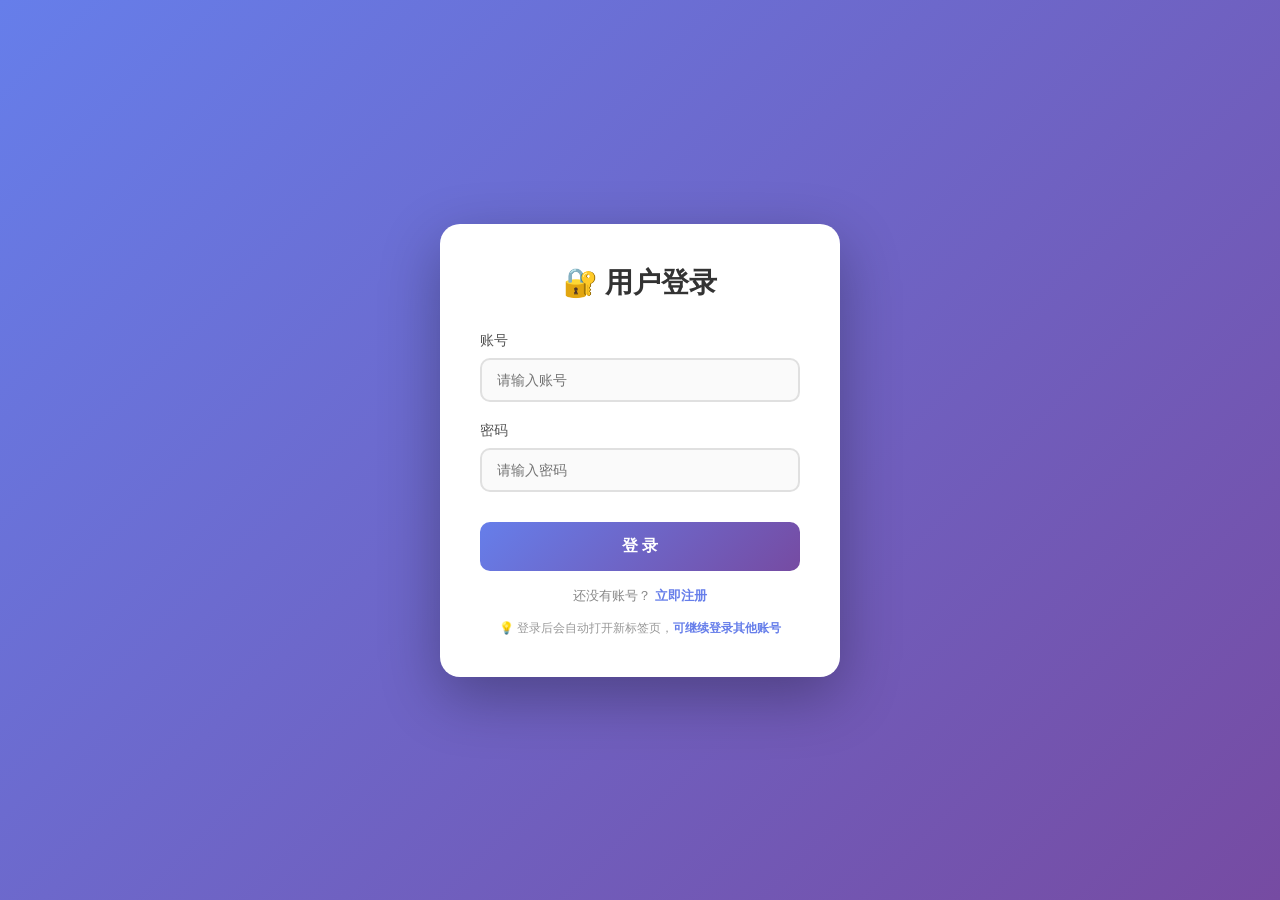
<file: frontend/ddz/templates/index.html>
<!DOCTYPE html>
<html lang="zh-CN">
<head>
    <meta charset="UTF-8">
    <meta name="viewport" content="width=device-width, initial-scale=1.0">
    <title>登录界面</title>
    
    <!-- ============================================ -->
    <!-- CSS 样式 -->
    <!-- 作用：美化登录界面，让页面更好看 -->
    <!-- ============================================ -->
    <style>
        /* 全局样式：清除默认边距，设置字体 */
        * {
            margin: 0;
            padding: 0;
            box-sizing: border-box;
        }
        
        /* 页面背景：渐变紫色，居中显示 */
        body {
            font-family: 'Microsoft YaHei', sans-serif;
            background: linear-gradient(135deg, #667eea 0%, #764ba2 100%);
            min-height: 100vh;
            display: flex;
            justify-content: center;
            align-items: center;
        }
        
        /* 登录卡片：白色背景，圆角，阴影 */
        .container {
            background: white;
            padding: 40px;
            border-radius: 20px;
            box-shadow: 0 20px 60px rgba(0,0,0,0.3);
            width: 400px;
            max-width: 90%;
        }
        
        /* 标题样式 */
        h1 {
            text-align: center;
            color: #333;
            margin-bottom: 30px;
            font-size: 28px;
        }
        
        /* 每个输入框的外层容器 */
        .form-group {
            margin-bottom: 20px;
        }
        
        /* 标签文字样式 */
        label {
            display: block;
            margin-bottom: 8px;
            color: #555;
            font-size: 14px;
            font-weight: 500;
        }
        
        /* 输入框样式 */
        input {
            width: 100%;
            padding: 12px 15px;
            border: 2px solid #e0e0e0;
            border-radius: 10px;
            font-size: 14px;
            transition: all 0.3s;
            background: #fafafa;
        }
        
        /* 输入框聚焦时的样式（点击输入时） */
        input:focus {
            outline: none;
            border-color: #667eea;
            background: white;
            box-shadow: 0 0 0 3px rgba(102, 126, 234, 0.1);
        }
        
        /* 登录按钮样式 */
        .login-btn {
            width: 100%;
            padding: 14px;
            background: linear-gradient(135deg, #667eea 0%, #764ba2 100%);
            color: white;
            border: none;
            border-radius: 10px;
            font-size: 16px;
            font-weight: 600;
            cursor: pointer;
            transition: all 0.3s;
            margin-top: 10px;
        }
        
        /* 鼠标悬停在按钮上的效果 */
        .login-btn:hover {
            transform: translateY(-2px);
            box-shadow: 0 10px 20px rgba(102, 126, 234, 0.3);
        }
        
        /* 按钮点击时的效果 */
        .login-btn:active {
            transform: translateY(0);
        }
        
        /* 消息提示框样式 */
        .message {
            margin-top: 20px;
            padding: 12px;
            border-radius: 10px;
            text-align: center;
            display: none;  /* 默认隐藏 */
            font-size: 14px;
            font-weight: 500;
        }
        
        /* 成功消息：绿色背景 */
        .message.success {
            background: #d4edda;
            color: #155724;
            border: 1px solid #c3e6cb;
            display: block;
        }
        
        /* 错误消息：红色背景 */
        .message.error {
            background: #f8d7da;
            color: #721c24;
            border: 1px solid #f5c6cb;
            display: block;
        }
        
        /* 多账号提示样式 */
        .multi-hint {
            text-align: center;
            margin-top: 15px;
            font-size: 12px;
            color: #999;
        }
        
        .multi-hint span {
            color: #667eea;
            font-weight: 600;
        }
    </style>
</head>
<body>

    <!-- ============================================ -->
    <!-- HTML 结构 -->
    <!-- 作用：定义登录界面的布局 -->
    <!-- ============================================ -->
    <div class="container">
        
        <!-- 标题 -->
        <h1>🔐 用户登录</h1>
        
        <!-- 用户名输入框 -->
        <div class="form-group">
            <label for="username">账号</label>
            <input type="text" id="username" placeholder="请输入账号" autocomplete="username">
        </div>
        
        <!-- 密码输入框 -->
        <div class="form-group">
            <label for="password">密码</label>
            <input type="password" id="password" placeholder="请输入密码" autocomplete="current-password">
        </div>
        
        <!-- 登录按钮 -->
        <button class="login-btn" onclick="login()">登 录</button>
        <!-- 在登录按钮后面添加 -->
        <div style="text-align:center;margin-top:15px;">
           <span style="color:#888;font-size:13px;">还没有账号？</span>
          <a href="/register_page" style="color:#667eea;font-size:13px;text-decoration:none;font-weight:600;">立即注册</a>
        </div>

        
        <!-- 多账号提示 -->
        <div class="multi-hint">
            💡 登录后会自动打开新标签页，<span>可继续登录其他账号</span>
        </div>
        
        <!-- 消息提示区域（默认隐藏，登录后显示） -->
        <div id="message" class="message"></div>
        
    </div>

    <!-- ============================================ -->
    <!-- JavaScript 逻辑 -->
    <!-- 作用：处理登录请求和页面交互 -->
    <!-- ============================================ -->
    <script>
        /**
         * 显示消息提示
         * @param {string} text - 要显示的文字
         * @param {boolean} isSuccess - 是否是成功消息（true=绿色，false=红色）
         */
        function showMessage(text, isSuccess) {
            const msg = document.getElementById('message');
            msg.textContent = text;           // 设置消息文字
            msg.className = 'message';        // 重置样式
            msg.classList.add(isSuccess ? 'success' : 'error');  // 添加成功或失败样式
            msg.style.display = 'block';      // 显示消息框
        }
        
        /**
         * 登录函数
         * 作用：获取输入的用户名和密码，发送到后端验证
         */
        function login() {
            // 获取输入框的值，并去除首尾空格
            const username = document.getElementById('username').value.trim();
            const password = document.getElementById('password').value;
            
            // 检查是否为空
            if (!username || !password) {
                showMessage('请输入账号和密码！', false);
                return;  // 停止执行
            }
            
            // 使用 fetch API 向后端发送登录请求
            fetch('/login', {
                method: 'POST',                          // 使用POST方法
                headers: {
                    'Content-Type': 'application/json'   // 告诉后端发送的是JSON数据
                },
                body: JSON.stringify({                   // 把数据转换成JSON格式
                    username: username,
                    password: password
                })
            })
            .then(response => response.json())           // 解析后端返回的JSON数据
            .then(data => {
                // 显示后端返回的消息
                showMessage(data.message, data.success);
                
                // 如果登录成功
                if (data.success) {
                    // 延迟0.5秒后在新标签页打开导航页
                    setTimeout(function() {
                        // 在新标签页打开导航页（不关闭当前登录页）
                        window.open('/nav', '_blank');
                        
                        // 清空输入框，方便继续登录其他账号
                        document.getElementById('username').value = '';
                        document.getElementById('password').value = '';
                        
                        // 隐藏消息提示
                        document.getElementById('message').style.display = 'none';
                        
                        // 显示提示信息
                        showMessage('✅ 登录成功！已在新标签页打开，可以继续登录其他账号', true);
                    }, 500);
                }
            })
            .catch(error => {
                // 如果网络出错，显示错误提示
                showMessage('网络错误，请稍后重试！', false);
            });
        }
        
        /**
         * 回车键支持
         * 作用：在输入框中按回车键，自动触发登录
         */
        document.addEventListener('keypress', function(event) {
            if (event.key === 'Enter') {
                login();  // 按回车键时调用登录函数
            }
        });
    </script>
</body>
</html>
</file>
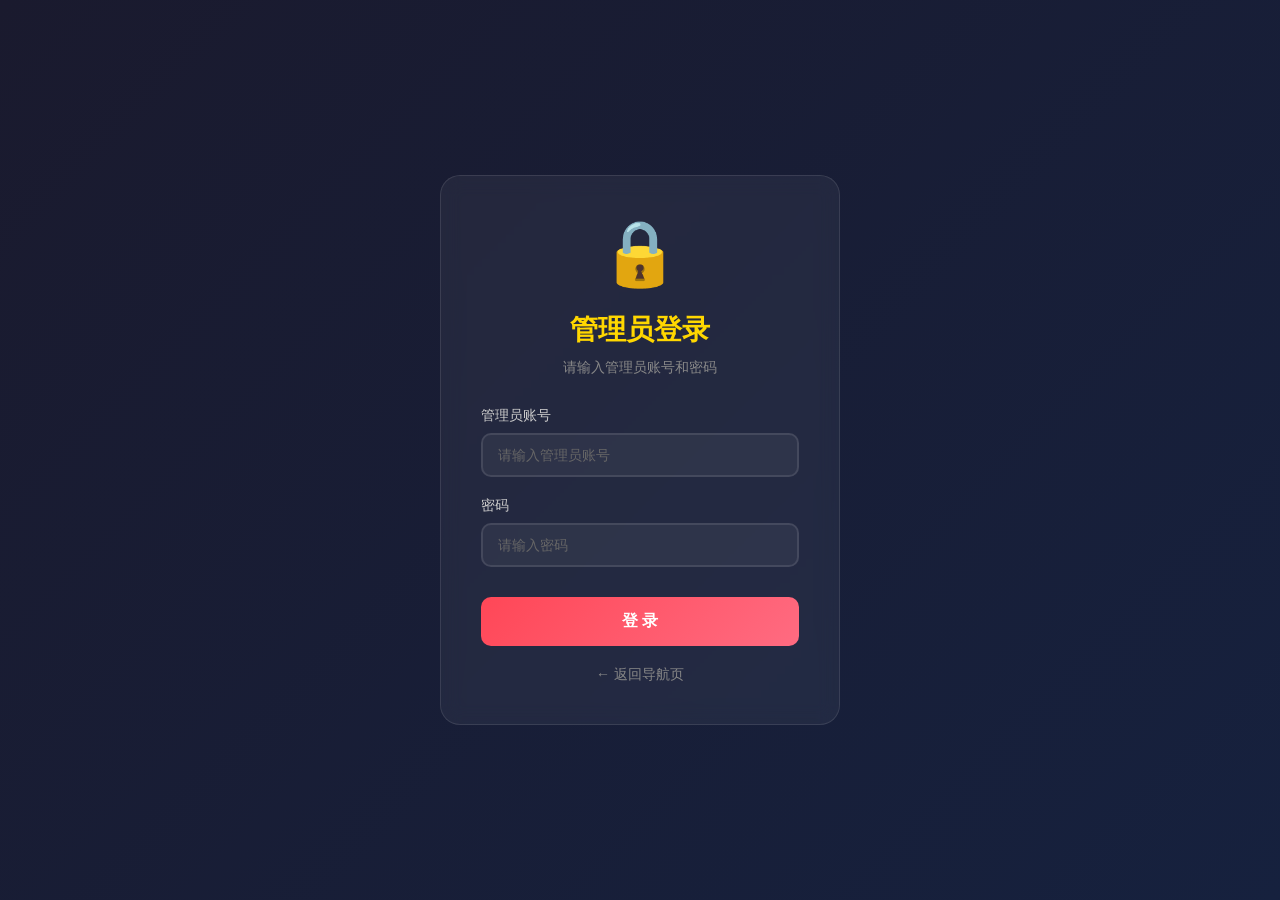
<file: frontend/ddz/templates/admin_login.html>
<!DOCTYPE html>
<html lang="zh-CN">
<head>
    <meta charset="UTF-8">
    <meta name="viewport" content="width=device-width, initial-scale=1.0">
    <title>管理员登录</title>
    
    <style>
        * {
            margin: 0;
            padding: 0;
            box-sizing: border-box;
        }
        
        body {
            font-family: 'Microsoft YaHei', sans-serif;
            background: linear-gradient(135deg, #1a1a2e 0%, #16213e 100%);
            min-height: 100vh;
            display: flex;
            justify-content: center;
            align-items: center;
        }
        
        .container {
            background: rgba(255,255,255,0.05);
            border-radius: 20px;
            padding: 40px;
            width: 400px;
            max-width: 90%;
            border: 1px solid rgba(255,255,255,0.1);
            backdrop-filter: blur(10px);
        }
        
        h1 {
            text-align: center;
            color: #ffd700;
            margin-bottom: 10px;
            font-size: 28px;
        }
        
        .subtitle {
            text-align: center;
            color: #888;
            margin-bottom: 30px;
            font-size: 14px;
        }
        
        .form-group {
            margin-bottom: 20px;
        }
        
        label {
            display: block;
            margin-bottom: 8px;
            color: #ccc;
            font-size: 14px;
        }
        
        input {
            width: 100%;
            padding: 12px 15px;
            border: 2px solid rgba(255,255,255,0.1);
            border-radius: 10px;
            background: rgba(255,255,255,0.05);
            color: white;
            font-size: 14px;
            transition: all 0.3s;
        }
        
        input:focus {
            outline: none;
            border-color: #667eea;
            background: rgba(255,255,255,0.1);
        }
        
        input::placeholder {
            color: #666;
        }
        
        .login-btn {
            width: 100%;
            padding: 14px;
            background: linear-gradient(135deg, #ff4757, #ff6b81);
            color: white;
            border: none;
            border-radius: 10px;
            font-size: 16px;
            font-weight: 700;
            cursor: pointer;
            transition: all 0.3s;
            margin-top: 10px;
        }
        
        .login-btn:hover {
            transform: translateY(-2px);
            box-shadow: 0 10px 20px rgba(255,71,87,0.3);
        }
        
        .message {
            margin-top: 20px;
            padding: 12px;
            border-radius: 10px;
            text-align: center;
            display: none;
            font-size: 14px;
        }
        
        .message.success {
            background: rgba(67,233,123,0.2);
            color: #43e97b;
            border: 1px solid rgba(67,233,123,0.3);
            display: block;
        }
        
        .message.error {
            background: rgba(255,71,87,0.2);
            color: #ff4757;
            border: 1px solid rgba(255,71,87,0.3);
            display: block;
        }
        
        .back-link {
            display: block;
            text-align: center;
            margin-top: 20px;
            color: #888;
            text-decoration: none;
            font-size: 14px;
            transition: color 0.3s;
        }
        
        .back-link:hover {
            color: #ccc;
        }
        
        .admin-icon {
            text-align: center;
            font-size: 64px;
            margin-bottom: 20px;
        }
    </style>
</head>
<body>
    <div class="container">
        <div class="admin-icon">🔒</div>
        <h1>管理员登录</h1>
        <p class="subtitle">请输入管理员账号和密码</p>
        
        <div class="form-group">
            <label>管理员账号</label>
            <input type="text" id="username" placeholder="请输入管理员账号" autocomplete="username">
        </div>
        
        <div class="form-group">
            <label>密码</label>
            <input type="password" id="password" placeholder="请输入密码" autocomplete="current-password">
        </div>
        
        <button class="login-btn" onclick="adminLogin()">登 录</button>
        
        <div class="message" id="message"></div>
        
        <a href="/nav" class="back-link">← 返回导航页</a>
    </div>
    
    <script>
        function showMessage(text, isSuccess) {
            const msg = document.getElementById('message');
            msg.textContent = text;
            msg.className = 'message';
            msg.classList.add(isSuccess ? 'success' : 'error');
            msg.style.display = 'block';
        }
        
        function adminLogin() {
            const username = document.getElementById('username').value.trim();
            const password = document.getElementById('password').value;
            
            if (!username || !password) {
                showMessage('请输入管理员账号和密码！', false);
                return;
            }
            
            fetch('/api/admin_login', {
                method: 'POST',
                headers: {
                    'Content-Type': 'application/json'
                },
                body: JSON.stringify({
                    username: username,
                    password: password
                })
            })
            .then(response => response.json())
            .then(data => {
                showMessage(data.message, data.success);
                if (data.success) {
                    setTimeout(function() {
                        window.location.href = '/admin';
                    }, 1000);
                }
            })
            .catch(error => {
                showMessage('网络错误，请稍后重试！', false);
            });
        }
        
        document.addEventListener('keypress', function(event) {
            if (event.key === 'Enter') {
                adminLogin();
            }
        });
    </script>
</body>
</html>
</file>
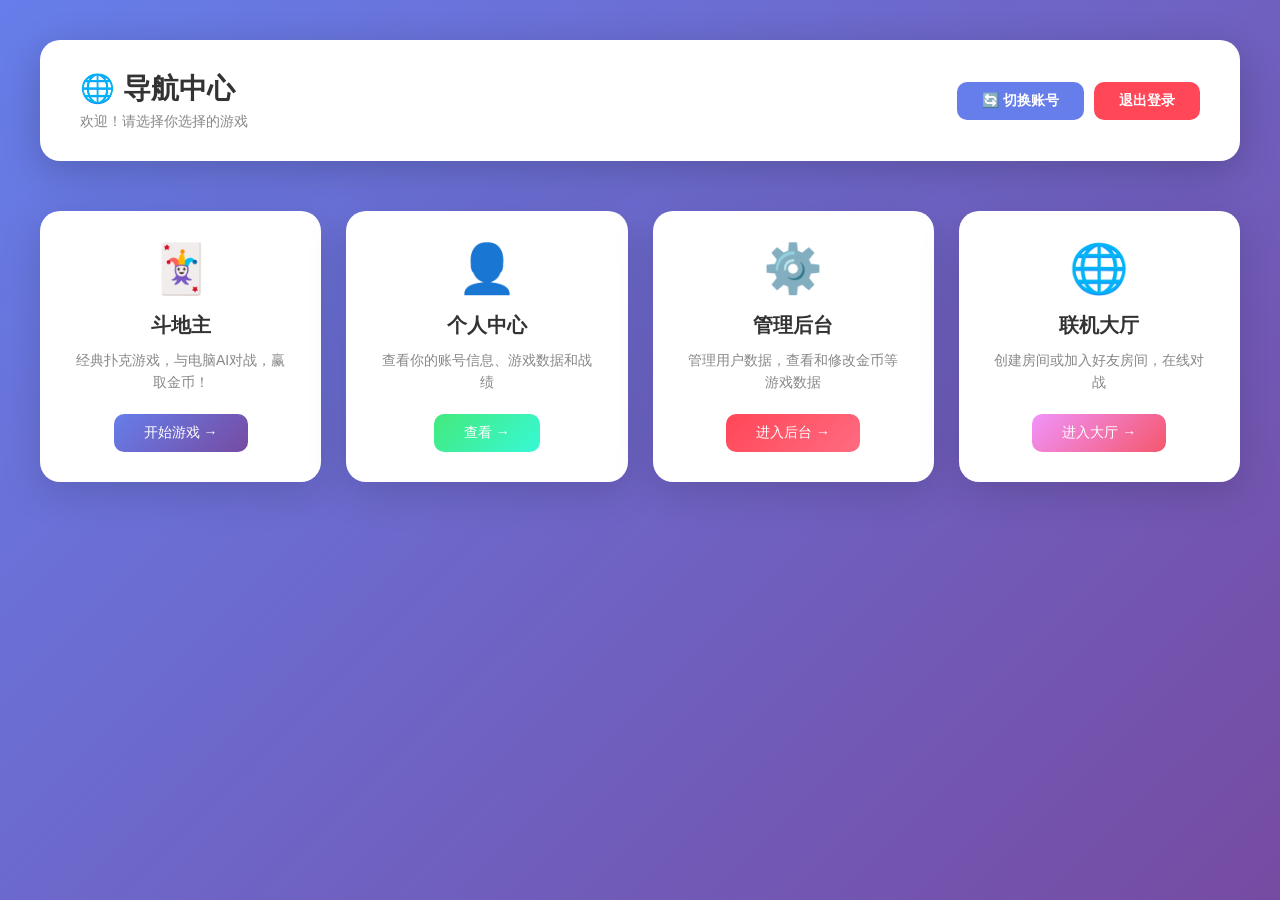
<file: frontend/ddz/templates/nav.html>
<!DOCTYPE html>
<html lang="zh-CN">
<head>
    <meta charset="UTF-8">
    <meta name="viewport" content="width=device-width, initial-scale=1.0">
    <title>导航页面</title>
    
    <style>
        * {
            margin: 0;
            padding: 0;
            box-sizing: border-box;
        }
        
        body {
            font-family: 'Microsoft YaHei', sans-serif;
            background: linear-gradient(135deg, #667eea 0%, #764ba2 100%);
            min-height: 100vh;
            padding: 40px 20px;
        }
        
        .header {
            background: white;
            border-radius: 20px;
            padding: 30px 40px;
            margin-bottom: 30px;
            box-shadow: 0 10px 40px rgba(0,0,0,0.2);
            display: flex;
            justify-content: space-between;
            align-items: center;
            max-width: 1200px;
            margin-left: auto;
            margin-right: auto;
        }
        
        .header h1 {
            color: #333;
            font-size: 28px;
        }
        
        .header p {
            color: #888;
            margin-top: 5px;
            font-size: 14px;
        }
        
        .header-actions {
            display: flex;
            gap: 10px;
            align-items: center;
        }
        
        .header-btn {
            padding: 10px 25px;
            border: none;
            border-radius: 10px;
            font-size: 14px;
            cursor: pointer;
            transition: all 0.3s;
            text-decoration: none;
            font-family: inherit;
            font-weight: 600;
        }
        
        .header-btn:hover {
            transform: translateY(-2px);
        }
        
        .header-btn.switch {
            background: #667eea;
            color: white;
        }
        
        .header-btn.switch:hover {
            background: #5a6fd6;
            box-shadow: 0 5px 15px rgba(102,126,234,0.3);
        }
        
        .header-btn.logout {
            background: #ff4757;
            color: white;
        }
        
        .header-btn.logout:hover {
            background: #ff6b81;
            box-shadow: 0 5px 15px rgba(255,71,87,0.3);
        }
        
        .nav-container {
            max-width: 1200px;
            margin: 0 auto;
            display: grid;
            grid-template-columns: repeat(auto-fit, minmax(280px, 1fr));
            gap: 25px;
            padding: 20px 0;
        }
        
        .nav-card {
            background: white;
            border-radius: 20px;
            padding: 30px;
            box-shadow: 0 10px 40px rgba(0,0,0,0.15);
            transition: all 0.3s;
            cursor: pointer;
            text-align: center;
        }
        
        .nav-card:hover {
            transform: translateY(-10px);
            box-shadow: 0 20px 60px rgba(0,0,0,0.25);
        }
        
        .nav-card .icon {
            font-size: 48px;
            margin-bottom: 15px;
        }
        
        .nav-card h2 {
            color: #333;
            font-size: 20px;
            margin-bottom: 10px;
        }
        
        .nav-card p {
            color: #888;
            font-size: 14px;
            line-height: 1.6;
        }
        
        .nav-card .go-btn {
            display: inline-block;
            margin-top: 20px;
            padding: 10px 30px;
            background: linear-gradient(135deg, #667eea 0%, #764ba2 100%);
            color: white;
            border: none;
            border-radius: 10px;
            font-size: 14px;
            cursor: pointer;
            transition: all 0.3s;
            text-decoration: none;
        }
        
        .nav-card .go-btn:hover {
            transform: scale(1.05);
        }
        
        .nav-card:nth-child(1) .go-btn {
            background: linear-gradient(135deg, #667eea, #764ba2);
        }
        .nav-card:nth-child(2) .go-btn {
            background: linear-gradient(135deg, #43e97b, #38f9d7);
        }
        .nav-card:nth-child(3) .go-btn {
            background: linear-gradient(135deg, #ff4757, #ff6b81);
        }
        .nav-card:nth-child(4) .go-btn {
            background: linear-gradient(135deg, #f093fb, #f5576c);
        }

        @media (max-width: 600px) {
            .header {
                flex-direction: column;
                text-align: center;
                gap: 15px;
            }
            
            .header-actions {
                flex-direction: column;
                width: 100%;
            }
            
            .header-btn {
                width: 100%;
                text-align: center;
            }
            
            .nav-container {
                grid-template-columns: 1fr;
            }
        }
    </style>
</head>
<body>

    <div class="header">
        <div>
            <h1>🌐 导航中心</h1>
            <p>欢迎！请选择你选择的游戏</p>
        </div>
        <div class="header-actions">
            <a href="/switch_account" class="header-btn switch">🔄 切换账号</a>
            <a href="/logout" class="header-btn logout">退出登录</a>
        </div>
    </div>

    <div class="nav-container">
        
        <div class="nav-card" onclick="goTo('/doudizhu')">
            <div class="icon">🃏</div>
            <h2>斗地主</h2>
            <p>经典扑克游戏，与电脑AI对战，赢取金币！</p>
            <button class="go-btn">开始游戏 →</button>
        </div>

        <div class="nav-card" onclick="goTo('/profile')">
            <div class="icon">👤</div>
            <h2>个人中心</h2>
            <p>查看你的账号信息、游戏数据和战绩</p>
            <button class="go-btn">查看 →</button>
        </div>

        <div class="nav-card" onclick="goTo('/admin_login')">
            <div class="icon">⚙️</div>
            <h2>管理后台</h2>
            <p>管理用户数据，查看和修改金币等游戏数据</p>
            <button class="go-btn">进入后台 →</button>
        </div>

        <div class="nav-card" onclick="goTo('/lobby')">
            <div class="icon">🌐</div>
            <h2>联机大厅</h2>
            <p>创建房间或加入好友房间，在线对战</p>
            <button class="go-btn">进入大厅 →</button>
        </div>
        
    </div>

    <script>
        function goTo(url) {
            window.location.href = url;
        }
    </script>
</body>
</html>
</file>
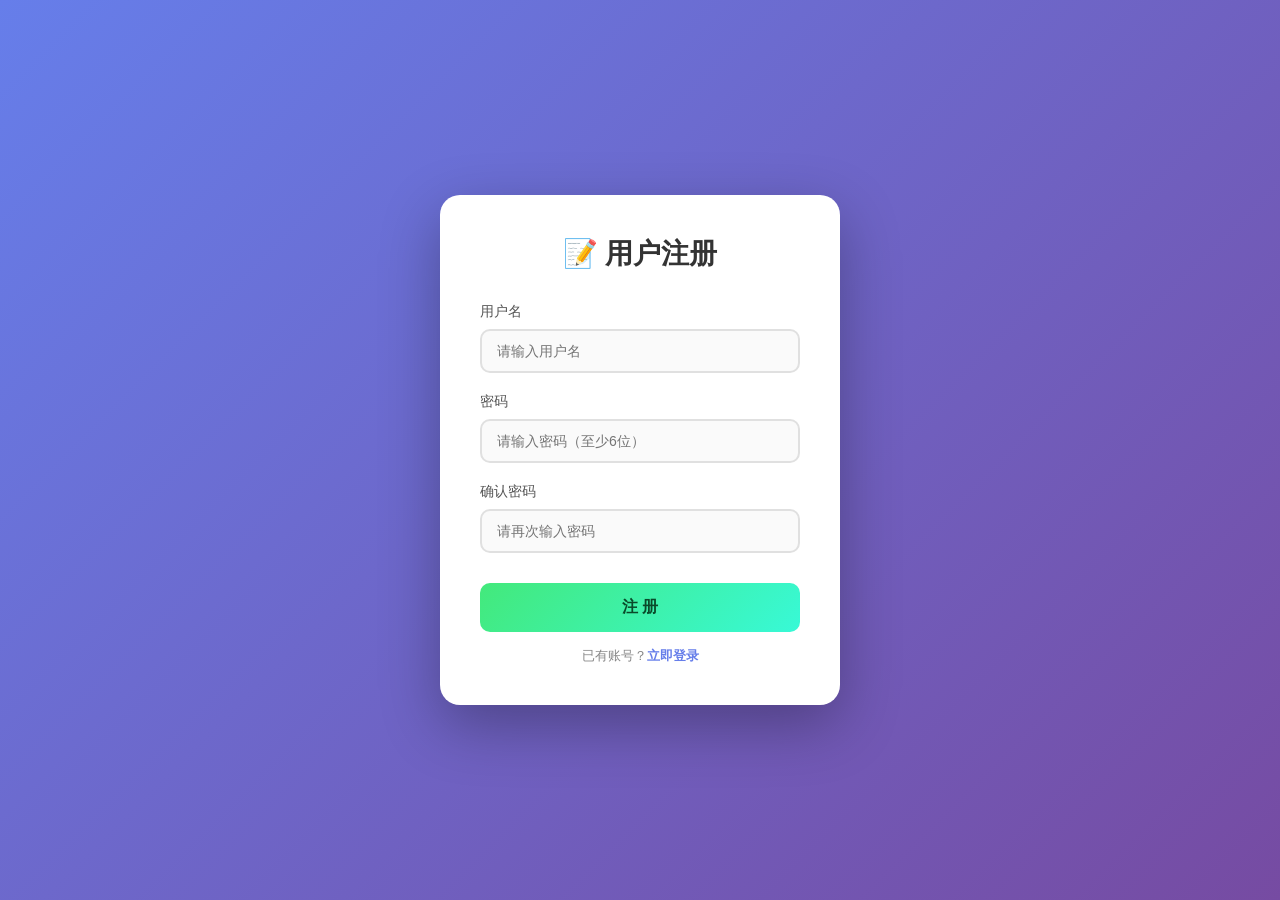
<file: frontend/ddz/templates/register.html>
<!DOCTYPE html>
<html lang="zh-CN">
<head>
    <meta charset="UTF-8">
    <meta name="viewport" content="width=device-width, initial-scale=1.0">
    <title>用户注册</title>
    <style>
        * { margin: 0; padding: 0; box-sizing: border-box; }
        body {
            font-family: 'Microsoft YaHei', sans-serif;
            background: linear-gradient(135deg, #667eea 0%, #764ba2 100%);
            min-height: 100vh;
            display: flex;
            justify-content: center;
            align-items: center;
        }
        .container {
            background: white;
            padding: 40px;
            border-radius: 20px;
            box-shadow: 0 20px 60px rgba(0,0,0,0.3);
            width: 400px;
            max-width: 90%;
        }
        h1 { text-align: center; color: #333; margin-bottom: 30px; font-size: 28px; }
        .form-group { margin-bottom: 20px; }
        label { display: block; margin-bottom: 8px; color: #555; font-size: 14px; font-weight: 500; }
        input {
            width: 100%; padding: 12px 15px;
            border: 2px solid #e0e0e0; border-radius: 10px;
            font-size: 14px; transition: all 0.3s; background: #fafafa;
        }
        input:focus {
            outline: none; border-color: #667eea;
            background: white; box-shadow: 0 0 0 3px rgba(102,126,234,0.1);
        }
        .register-btn {
            width: 100%; padding: 14px;
            background: linear-gradient(135deg, #43e97b, #38f9d7);
            color: #0a4a2a; border: none; border-radius: 10px;
            font-size: 16px; font-weight: 600; cursor: pointer;
            transition: all 0.3s; margin-top: 10px;
        }
        .register-btn:hover { transform: translateY(-2px); box-shadow: 0 10px 20px rgba(67,233,123,0.3); }
        .message {
            margin-top: 20px; padding: 12px; border-radius: 10px;
            text-align: center; display: none; font-size: 14px; font-weight: 500;
        }
        .message.success { background: #d4edda; color: #155724; border: 1px solid #c3e6cb; display: block; }
        .message.error { background: #f8d7da; color: #721c24; border: 1px solid #f5c6cb; display: block; }
        .login-link { text-align: center; margin-top: 15px; font-size: 13px; color: #888; }
        .login-link a { color: #667eea; text-decoration: none; font-weight: 600; }
    </style>
</head>
<body>
    <div class="container">
        <h1>📝 用户注册</h1>
        
        <div class="form-group">
            <label>用户名</label>
            <input type="text" id="regUsername" placeholder="请输入用户名">
        </div>
        <div class="form-group">
            <label>密码</label>
            <input type="password" id="regPassword" placeholder="请输入密码（至少6位）">
        </div>
        <div class="form-group">
            <label>确认密码</label>
            <input type="password" id="regConfirm" placeholder="请再次输入密码">
        </div>
        
        <button class="register-btn" onclick="register()">注 册</button>
        
        <div class="message" id="message"></div>
        
        <div class="login-link">
            已有账号？<a href="/">立即登录</a>
        </div>
    </div>
    
    <script>
        function showMessage(text, isSuccess) {
            const msg = document.getElementById('message');
            msg.textContent = text;
            msg.className = 'message';
            msg.classList.add(isSuccess ? 'success' : 'error');
            msg.style.display = 'block';
        }
        
        function register() {
            const username = document.getElementById('regUsername').value.trim();
            const password = document.getElementById('regPassword').value;
            const confirm = document.getElementById('regConfirm').value;
            
            if (!username || !password) {
                showMessage('用户名和密码不能为空！', false);
                return;
            }
            if (password.length < 6) {
                showMessage('密码长度至少6位！', false);
                return;
            }
            if (password !== confirm) {
                showMessage('两次密码不一致！', false);
                return;
            }
            
            fetch('/register', {
                method: 'POST',
                headers: { 'Content-Type': 'application/json' },
                body: JSON.stringify({ 
                    username: username, 
                    password: password 
                })
            })
            .then(response => response.json())
            .then(data => {
                showMessage(data.message, data.success);
                if (data.success) {
                    setTimeout(function() {
                        window.location.href = '/';
                    }, 1500);
                }
            })
            .catch(error => {
                showMessage('网络错误，请稍后重试！', false);
                console.error('注册失败:', error);
            });
        }
        
        document.addEventListener('keypress', function(event) {
            if (event.key === 'Enter') register();
        });
    </script>
</body>
</html>
</file>
